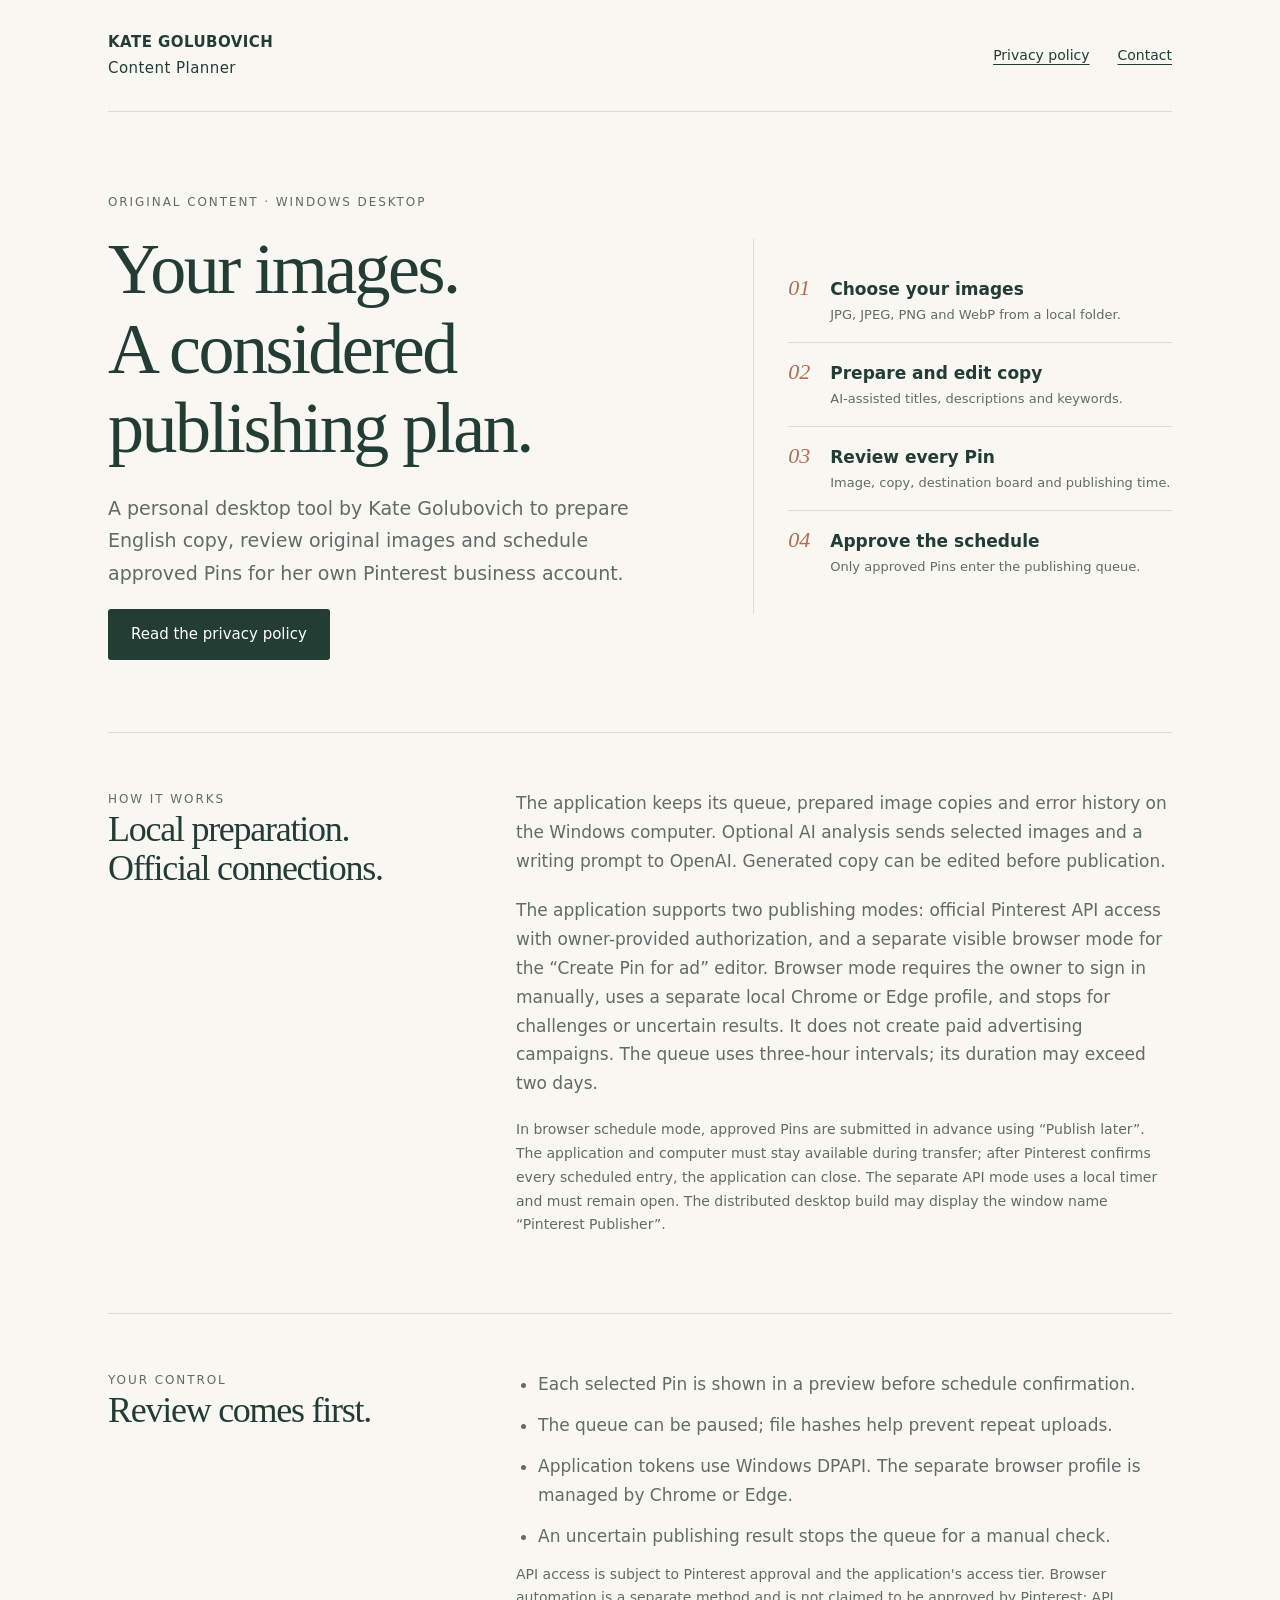
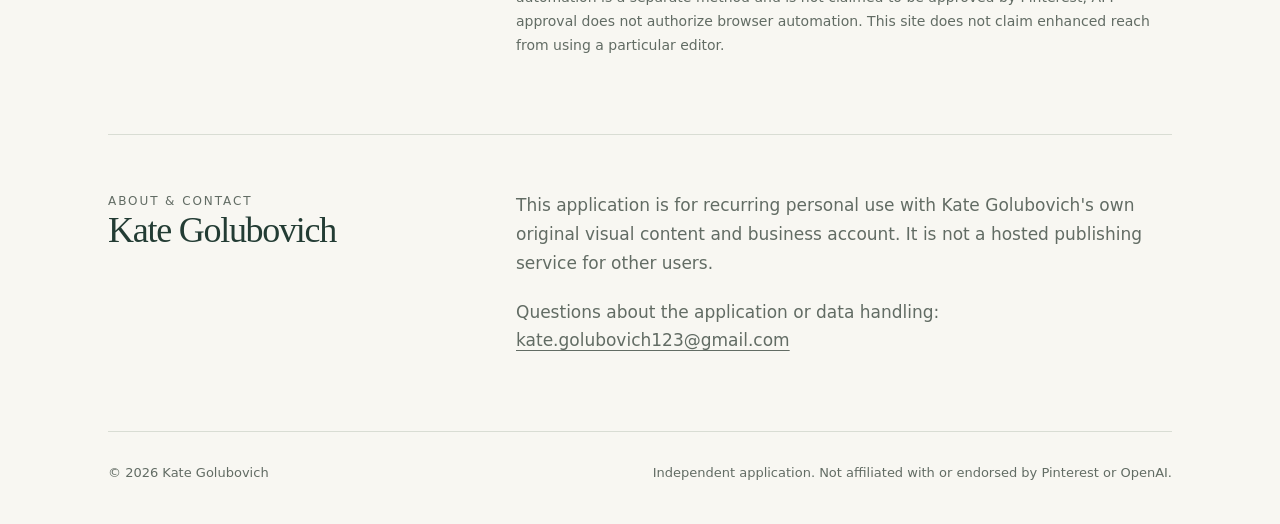
<file: index.html>
<!doctype html>
<html lang="en"><head><meta charset="utf-8"><meta name="viewport" content="width=device-width,initial-scale=1"><meta name="description" content="Kate Golubovich Content Planner — a local Windows application for preparing, reviewing and scheduling original visual content through the official Pinterest API."><title>Kate Golubovich Content Planner</title><link rel="stylesheet" href="./style.css"><link rel="icon" href="data:,"></head>
<body><a class="skip" href="#main">Skip to content</a><div class="shell">
<header><a class="brand" href="./"><strong>KATE GOLUBOVICH</strong>Content Planner</a><nav aria-label="Main navigation"><a href="./privacy/">Privacy policy</a><a href="mailto:kate.golubovich123@gmail.com">Contact</a></nav></header>
<main id="main"><section class="hero"><div><div class="eyebrow">Original content · Windows desktop</div><h1>Your images.<br>A considered<br>publishing plan.</h1><p>A personal desktop tool by Kate Golubovich to prepare English copy, review original images and schedule approved Pins for her own Pinterest business account.</p><a class="button" href="./privacy/">Read the privacy policy</a></div><ol class="workflow" aria-label="Application workflow"><li><span class="number">01</span><div><strong>Choose your images</strong><small>JPG, JPEG, PNG and WebP from a local folder.</small></div></li><li><span class="number">02</span><div><strong>Prepare and edit copy</strong><small>AI-assisted titles, descriptions and keywords.</small></div></li><li><span class="number">03</span><div><strong>Review every Pin</strong><small>Image, copy, destination board and publishing time.</small></div></li><li><span class="number">04</span><div><strong>Approve the schedule</strong><small>Only approved Pins enter the publishing queue.</small></div></li></ol></section>
<section class="section"><div><div class="eyebrow">How it works</div><h2>Local preparation.<br>Official connections.</h2></div><div><p>The application keeps its queue, prepared image copies and error history on the Windows computer. Optional AI analysis sends selected images and a writing prompt to OpenAI. Generated copy can be edited before publication.</p><p>The application supports two publishing modes: official Pinterest API access with owner-provided authorization, and a separate visible browser mode for the “Create Pin for ad” editor. Browser mode requires the owner to sign in manually, uses a separate local Chrome or Edge profile, and stops for challenges or uncertain results. It does not create paid advertising campaigns. The queue uses three-hour intervals; its duration may exceed two days.</p><p class="note">In browser schedule mode, approved Pins are submitted in advance using “Publish later”. The application and computer must stay available during transfer; after Pinterest confirms every scheduled entry, the application can close. The separate API mode uses a local timer and must remain open. The distributed desktop build may display the window name “Pinterest Publisher”.</p></div></section>
<section class="section"><div><div class="eyebrow">Your control</div><h2>Review comes first.</h2></div><div><ul><li>Each selected Pin is shown in a preview before schedule confirmation.</li><li>The queue can be paused; file hashes help prevent repeat uploads.</li><li>Application tokens use Windows DPAPI. The separate browser profile is managed by Chrome or Edge.</li><li>An uncertain publishing result stops the queue for a manual check.</li></ul><p class="note">API access is subject to Pinterest approval and the application's access tier. Browser automation is a separate method and is not claimed to be approved by Pinterest; API approval does not authorize browser automation. This site does not claim enhanced reach from using a particular editor.</p></div></section>
<section class="section"><div><div class="eyebrow">About &amp; contact</div><h2>Kate Golubovich</h2></div><div><p>This application is for recurring personal use with Kate Golubovich's own original visual content and business account. It is not a hosted publishing service for other users.</p><p>Questions about the application or data handling:<br><a class="email" href="mailto:kate.golubovich123@gmail.com">kate.golubovich123@gmail.com</a></p></div></section>
</main><footer><span>© 2026 Kate Golubovich</span><span>Independent application. Not affiliated with or endorsed by Pinterest or OpenAI.</span></footer></div></body></html>
</file>
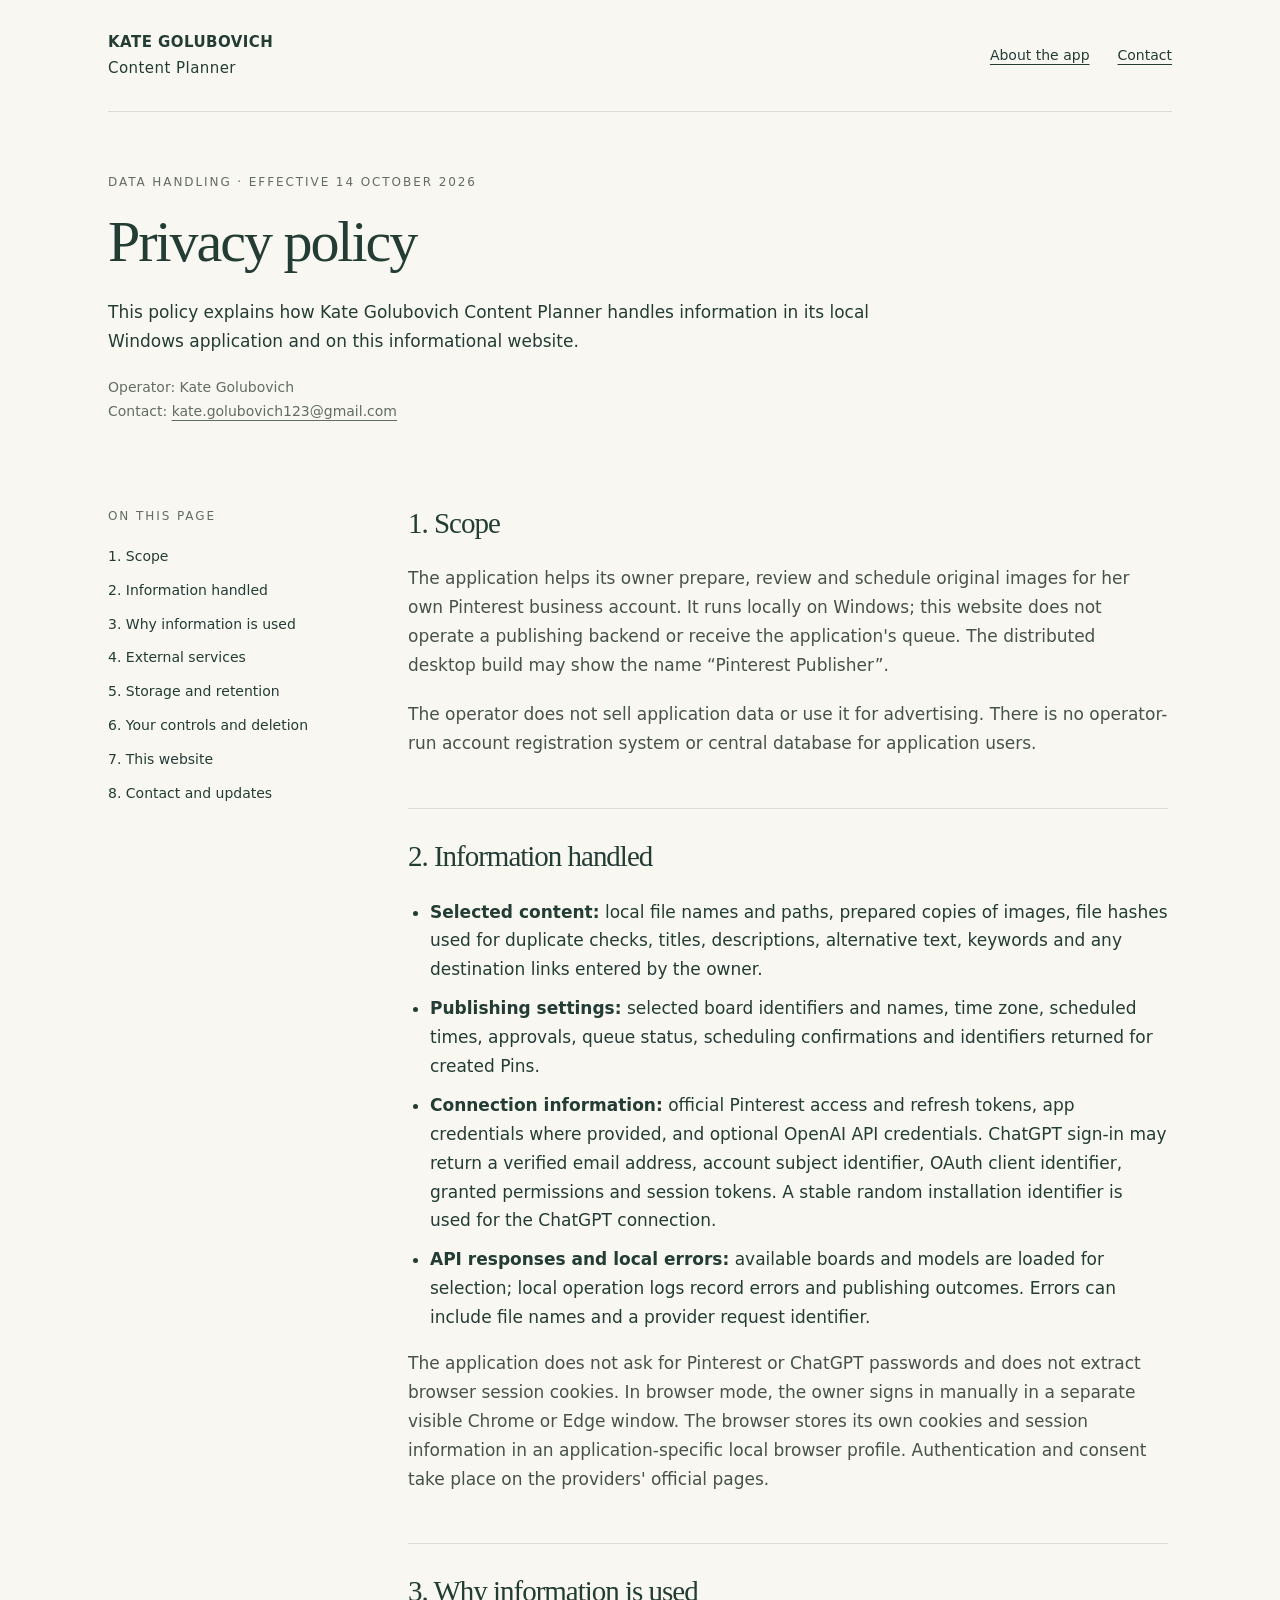
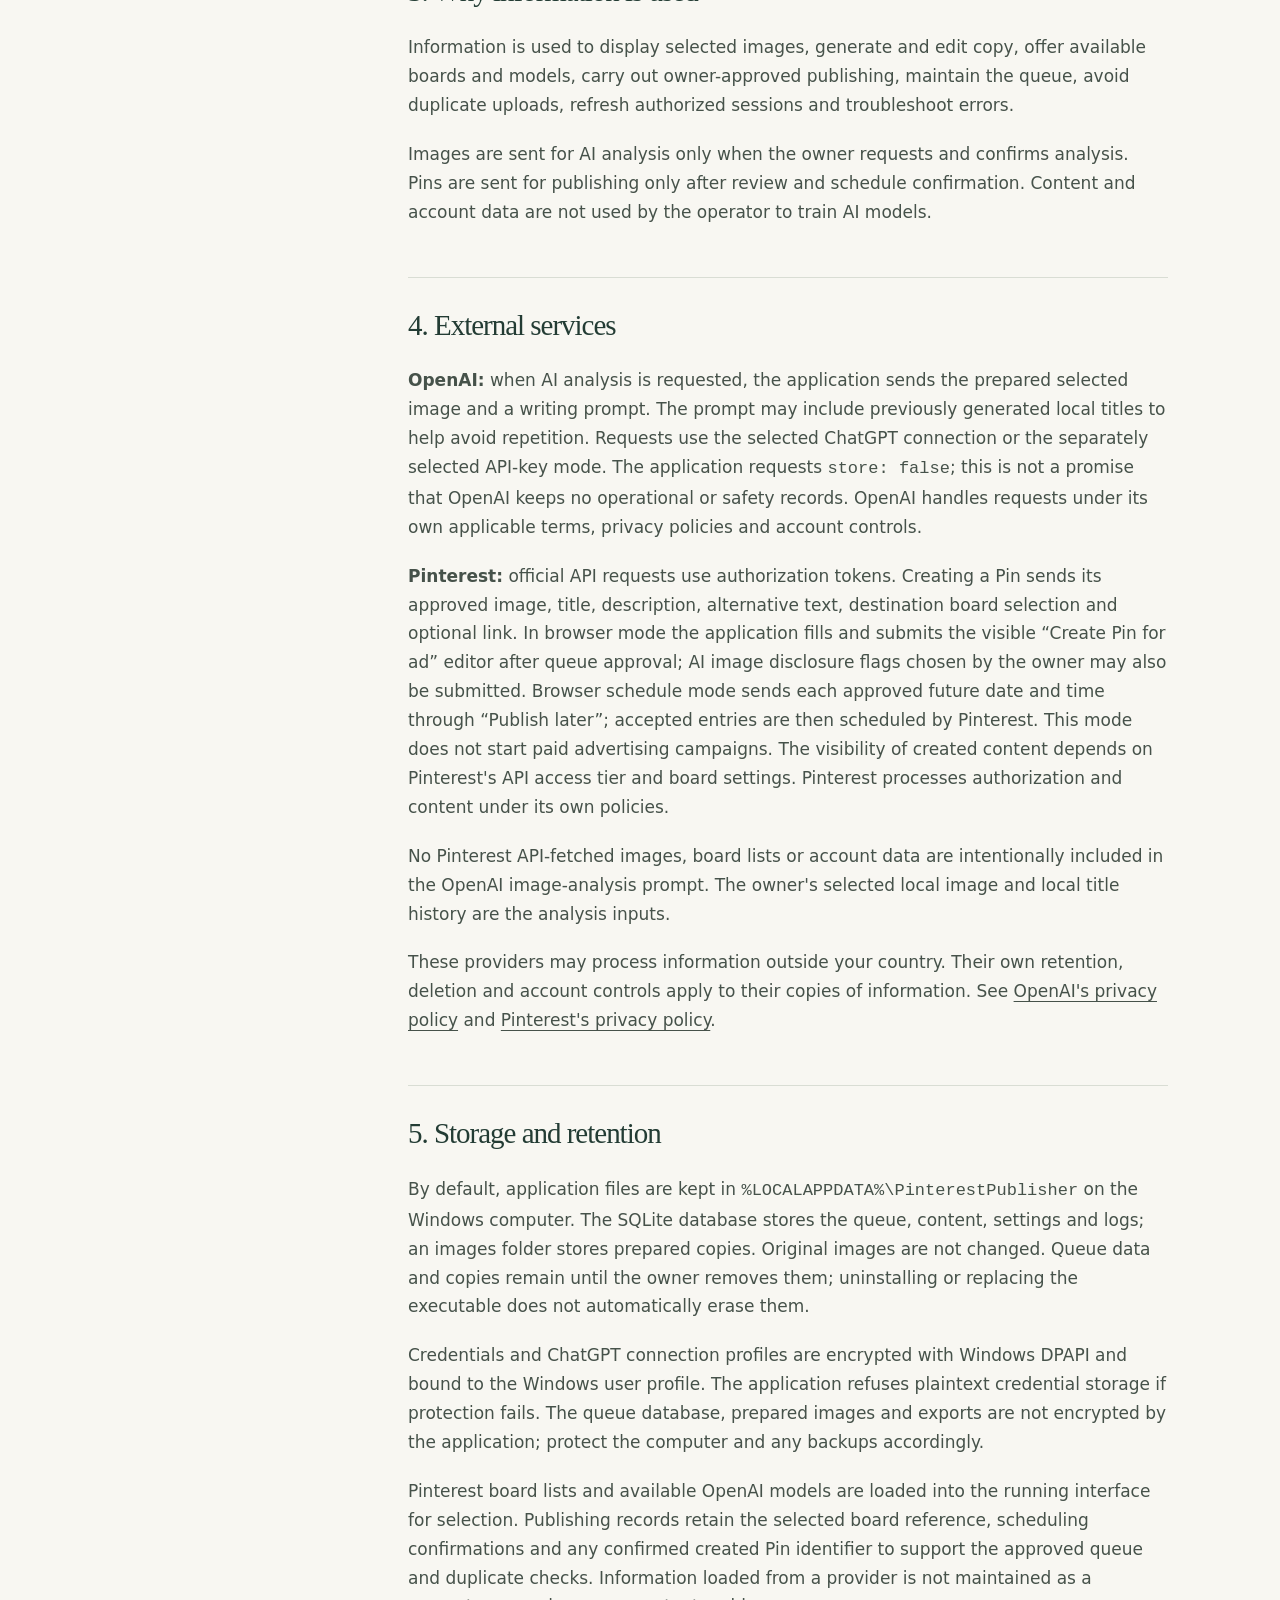
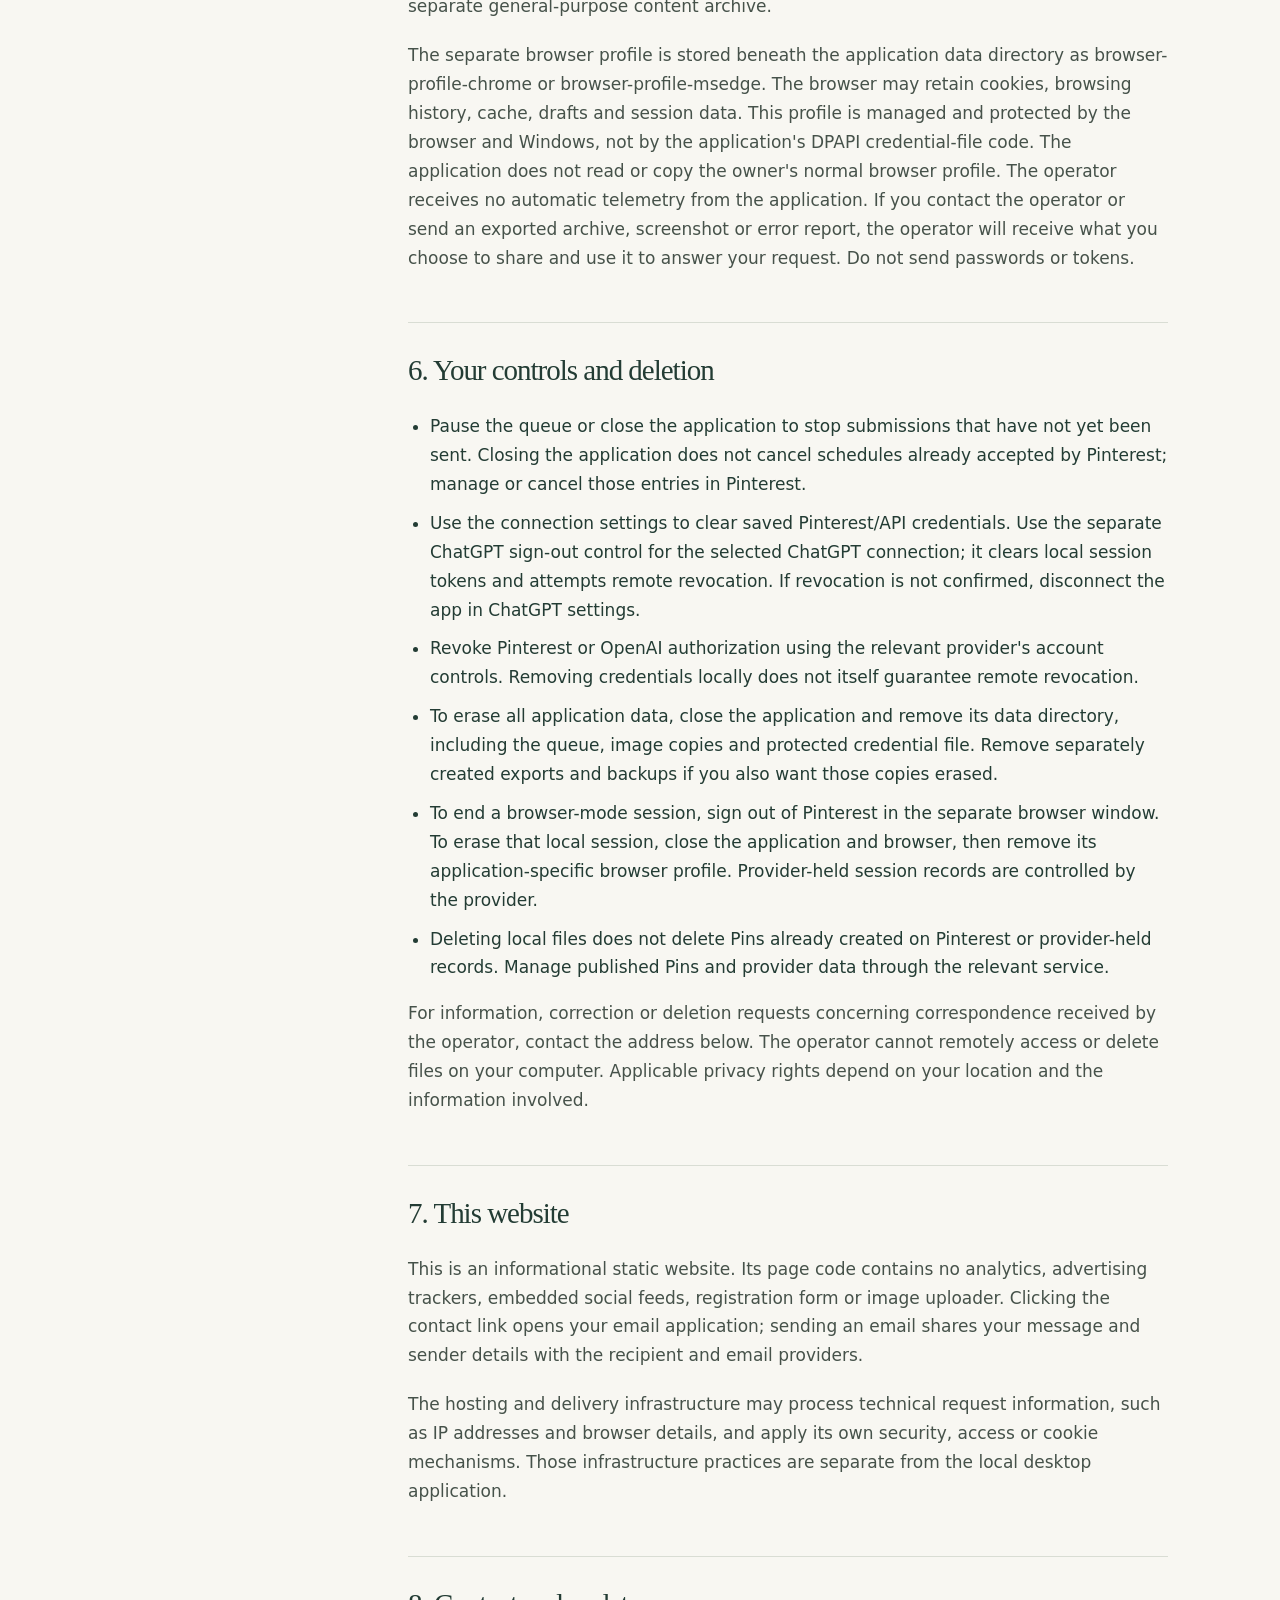
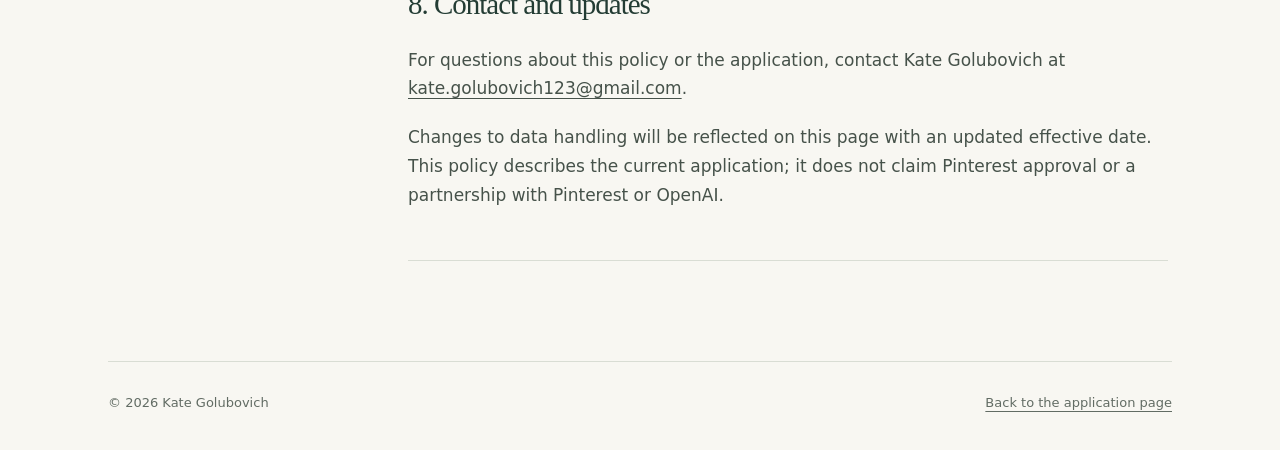
<file: privacy/index.html>
<!doctype html>
<html lang="en"><head><meta charset="utf-8"><meta name="viewport" content="width=device-width,initial-scale=1"><meta name="description" content="Privacy policy for Kate Golubovich Content Planner, a local Windows application. Learn about local storage, OpenAI analysis, Pinterest publishing and deletion."><title>Privacy Policy · Kate Golubovich Content Planner</title><link rel="stylesheet" href="../style.css"><link rel="icon" href="data:,"></head>
<body><a class="skip" href="#main">Skip to content</a><div class="shell"><header><a class="brand" href="../"><strong>KATE GOLUBOVICH</strong>Content Planner</a><nav aria-label="Main navigation"><a href="../">About the app</a><a href="mailto:kate.golubovich123@gmail.com">Contact</a></nav></header>
<main id="main"><div class="policy-head"><div class="eyebrow">Data handling · Effective 14 October 2026</div><h1>Privacy policy</h1><p>This policy explains how Kate Golubovich Content Planner handles information in its local Windows application and on this informational website.</p><p class="note">Operator: Kate Golubovich<br>Contact: <a class="email" href="mailto:kate.golubovich123@gmail.com">kate.golubovich123@gmail.com</a></p></div>
<div class="policy-layout"><aside class="toc" aria-label="Policy contents"><p class="eyebrow">On this page</p><a href="#scope">1. Scope</a><a href="#information">2. Information handled</a><a href="#purposes">3. Why information is used</a><a href="#services">4. External services</a><a href="#storage">5. Storage and retention</a><a href="#control">6. Your controls and deletion</a><a href="#website">7. This website</a><a href="#contact">8. Contact and updates</a></aside>
<div class="policy-content">
<section id="scope"><h2>1. Scope</h2><p>The application helps its owner prepare, review and schedule original images for her own Pinterest business account. It runs locally on Windows; this website does not operate a publishing backend or receive the application's queue. The distributed desktop build may show the name “Pinterest Publisher”.</p><p>The operator does not sell application data or use it for advertising. There is no operator-run account registration system or central database for application users.</p></section>
<section id="information"><h2>2. Information handled</h2><ul><li><strong>Selected content:</strong> local file names and paths, prepared copies of images, file hashes used for duplicate checks, titles, descriptions, alternative text, keywords and any destination links entered by the owner.</li><li><strong>Publishing settings:</strong> selected board identifiers and names, time zone, scheduled times, approvals, queue status, scheduling confirmations and identifiers returned for created Pins.</li><li><strong>Connection information:</strong> official Pinterest access and refresh tokens, app credentials where provided, and optional OpenAI API credentials. ChatGPT sign-in may return a verified email address, account subject identifier, OAuth client identifier, granted permissions and session tokens. A stable random installation identifier is used for the ChatGPT connection.</li><li><strong>API responses and local errors:</strong> available boards and models are loaded for selection; local operation logs record errors and publishing outcomes. Errors can include file names and a provider request identifier.</li></ul><p>The application does not ask for Pinterest or ChatGPT passwords and does not extract browser session cookies. In browser mode, the owner signs in manually in a separate visible Chrome or Edge window. The browser stores its own cookies and session information in an application-specific local browser profile. Authentication and consent take place on the providers' official pages.</p></section>
<section id="purposes"><h2>3. Why information is used</h2><p>Information is used to display selected images, generate and edit copy, offer available boards and models, carry out owner-approved publishing, maintain the queue, avoid duplicate uploads, refresh authorized sessions and troubleshoot errors.</p><p>Images are sent for AI analysis only when the owner requests and confirms analysis. Pins are sent for publishing only after review and schedule confirmation. Content and account data are not used by the operator to train AI models.</p></section>
<section id="services"><h2>4. External services</h2><p><strong>OpenAI:</strong> when AI analysis is requested, the application sends the prepared selected image and a writing prompt. The prompt may include previously generated local titles to help avoid repetition. Requests use the selected ChatGPT connection or the separately selected API-key mode. The application requests <code>store: false</code>; this is not a promise that OpenAI keeps no operational or safety records. OpenAI handles requests under its own applicable terms, privacy policies and account controls.</p><p><strong>Pinterest:</strong> official API requests use authorization tokens. Creating a Pin sends its approved image, title, description, alternative text, destination board selection and optional link. In browser mode the application fills and submits the visible “Create Pin for ad” editor after queue approval; AI image disclosure flags chosen by the owner may also be submitted. Browser schedule mode sends each approved future date and time through “Publish later”; accepted entries are then scheduled by Pinterest. This mode does not start paid advertising campaigns. The visibility of created content depends on Pinterest's API access tier and board settings. Pinterest processes authorization and content under its own policies.</p><p>No Pinterest API-fetched images, board lists or account data are intentionally included in the OpenAI image-analysis prompt. The owner's selected local image and local title history are the analysis inputs.</p><p>These providers may process information outside your country. Their own retention, deletion and account controls apply to their copies of information. See <a href="https://openai.com/policies/privacy-policy/" rel="noreferrer">OpenAI's privacy policy</a> and <a href="https://policy.pinterest.com/en/privacy-policy" rel="noreferrer">Pinterest's privacy policy</a>.</p></section>
<section id="storage"><h2>5. Storage and retention</h2><p>By default, application files are kept in <code>%LOCALAPPDATA%\PinterestPublisher</code> on the Windows computer. The SQLite database stores the queue, content, settings and logs; an images folder stores prepared copies. Original images are not changed. Queue data and copies remain until the owner removes them; uninstalling or replacing the executable does not automatically erase them.</p><p>Credentials and ChatGPT connection profiles are encrypted with Windows DPAPI and bound to the Windows user profile. The application refuses plaintext credential storage if protection fails. The queue database, prepared images and exports are not encrypted by the application; protect the computer and any backups accordingly.</p><p>Pinterest board lists and available OpenAI models are loaded into the running interface for selection. Publishing records retain the selected board reference, scheduling confirmations and any confirmed created Pin identifier to support the approved queue and duplicate checks. Information loaded from a provider is not maintained as a separate general-purpose content archive.</p><p>The separate browser profile is stored beneath the application data directory as browser-profile-chrome or browser-profile-msedge. The browser may retain cookies, browsing history, cache, drafts and session data. This profile is managed and protected by the browser and Windows, not by the application's DPAPI credential-file code. The application does not read or copy the owner's normal browser profile. The operator receives no automatic telemetry from the application. If you contact the operator or send an exported archive, screenshot or error report, the operator will receive what you choose to share and use it to answer your request. Do not send passwords or tokens.</p></section>
<section id="control"><h2>6. Your controls and deletion</h2><ul><li>Pause the queue or close the application to stop submissions that have not yet been sent. Closing the application does not cancel schedules already accepted by Pinterest; manage or cancel those entries in Pinterest.</li><li>Use the connection settings to clear saved Pinterest/API credentials. Use the separate ChatGPT sign-out control for the selected ChatGPT connection; it clears local session tokens and attempts remote revocation. If revocation is not confirmed, disconnect the app in ChatGPT settings.</li><li>Revoke Pinterest or OpenAI authorization using the relevant provider's account controls. Removing credentials locally does not itself guarantee remote revocation.</li><li>To erase all application data, close the application and remove its data directory, including the queue, image copies and protected credential file. Remove separately created exports and backups if you also want those copies erased.</li><li>To end a browser-mode session, sign out of Pinterest in the separate browser window. To erase that local session, close the application and browser, then remove its application-specific browser profile. Provider-held session records are controlled by the provider.</li><li>Deleting local files does not delete Pins already created on Pinterest or provider-held records. Manage published Pins and provider data through the relevant service.</li></ul><p>For information, correction or deletion requests concerning correspondence received by the operator, contact the address below. The operator cannot remotely access or delete files on your computer. Applicable privacy rights depend on your location and the information involved.</p></section>
<section id="website"><h2>7. This website</h2><p>This is an informational static website. Its page code contains no analytics, advertising trackers, embedded social feeds, registration form or image uploader. Clicking the contact link opens your email application; sending an email shares your message and sender details with the recipient and email providers.</p><p>The hosting and delivery infrastructure may process technical request information, such as IP addresses and browser details, and apply its own security, access or cookie mechanisms. Those infrastructure practices are separate from the local desktop application.</p></section>
<section id="contact"><h2>8. Contact and updates</h2><p>For questions about this policy or the application, contact Kate Golubovich at <a class="email" href="mailto:kate.golubovich123@gmail.com">kate.golubovich123@gmail.com</a>.</p><p>Changes to data handling will be reflected on this page with an updated effective date. This policy describes the current application; it does not claim Pinterest approval or a partnership with Pinterest or OpenAI.</p></section>
</div></div></main><footer><span>© 2026 Kate Golubovich</span><a href="../">Back to the application page</a></footer></div></body></html>
</file>
<file: style.css>
:root{--ink:#233c34;--muted:#626c64;--paper:#f8f7f2;--line:#d9ddd4;--accent:#b86b4f}*{box-sizing:border-box}html{scroll-behavior:smooth;scroll-padding-top:24px}body{margin:0;background:var(--paper);color:var(--ink);font:17px/1.7 system-ui,-apple-system,Segoe UI,sans-serif}a{color:inherit;text-underline-offset:4px}a:hover{color:#8a4a35}a:focus-visible{outline:3px solid var(--accent);outline-offset:5px}.shell{max-width:1160px;margin:auto;padding:0 48px}.skip{position:absolute;left:16px;top:-80px;background:white;padding:12px;z-index:3}.skip:focus{top:10px}header{display:flex;justify-content:space-between;align-items:center;gap:24px;padding:30px 0;border-bottom:1px solid var(--line)}.brand{font-size:15px;letter-spacing:.03em;text-decoration:none}.brand strong{display:block}nav{display:flex;gap:28px;font-size:14px}.eyebrow{font-size:12px;text-transform:uppercase;letter-spacing:.16em;color:var(--muted)}h1,h2{font-family:Georgia,Times New Roman,serif;font-weight:400;line-height:1.1;letter-spacing:-.035em}h1{font-size:clamp(42px,6vw,72px);margin:18px 0 24px}h2{font-size:36px;margin:0 0 24px}h3{font-size:19px;line-height:1.4;margin:0 0 8px}p{margin:0 0 20px}.hero{padding:80px 0 72px;display:grid;grid-template-columns:1.35fr 1fr;gap:80px;align-items:center}.hero p{max-width:570px;color:var(--muted);font-size:19px}.button{display:inline-block;background:var(--ink);color:white;text-decoration:none;padding:13px 23px;border-radius:3px;font-size:15px}.button:hover{background:#375246;color:white}.workflow{padding:20px 0 20px 34px;border-left:1px solid var(--line);list-style:none;margin:0}.workflow li{padding:16px 0;border-bottom:1px solid var(--line);display:flex;gap:20px;align-items:baseline}.workflow li:last-child{border:0}.number{font:italic 22px Georgia,serif;color:var(--accent)}.workflow small{display:block;font-size:13px;color:var(--muted)}.section{padding:56px 0;border-top:1px solid var(--line);display:grid;grid-template-columns:1fr 2fr;gap:80px}.section p,.section li{color:var(--muted)}.section ul{padding-left:22px;margin:0}.section li{margin-bottom:12px}.note{font-size:14px;color:var(--muted)}footer{padding:30px 0 40px;border-top:1px solid var(--line);font-size:13px;color:var(--muted);display:flex;justify-content:space-between;gap:20px}.policy-head{padding:60px 0 32px;max-width:820px}.policy-head h1{font-size:58px}.policy-layout{display:grid;grid-template-columns:230px 1fr;gap:70px;padding:30px 0 70px}.toc{font-size:14px;align-self:start;position:sticky;top:30px}.toc a{display:block;text-decoration:none;padding:5px 0}.toc p{margin-bottom:14px}.policy-content{max-width:760px}.policy-content section{padding:0 0 30px;margin-bottom:30px;border-bottom:1px solid var(--line)}.policy-content h2{font-size:29px;line-height:1.2}.policy-content ul{padding-left:22px}.policy-content li{margin:10px 0}.policy-content p{color:#46524a}.email{overflow-wrap:anywhere}@media(max-width:760px){.shell{padding:0 24px}header{align-items:start}nav{gap:16px}.hero{grid-template-columns:1fr;gap:30px;padding:48px 0}.section{grid-template-columns:1fr;gap:14px;padding:36px 0}.workflow{padding-left:20px}.policy-head h1{font-size:44px}.policy-layout{grid-template-columns:1fr;gap:30px}.toc{position:static;border-bottom:1px solid var(--line);padding-bottom:24px}footer{flex-direction:column}.hero p{font-size:17px}}@media(prefers-reduced-motion:reduce){html{scroll-behavior:auto}}
</file>
